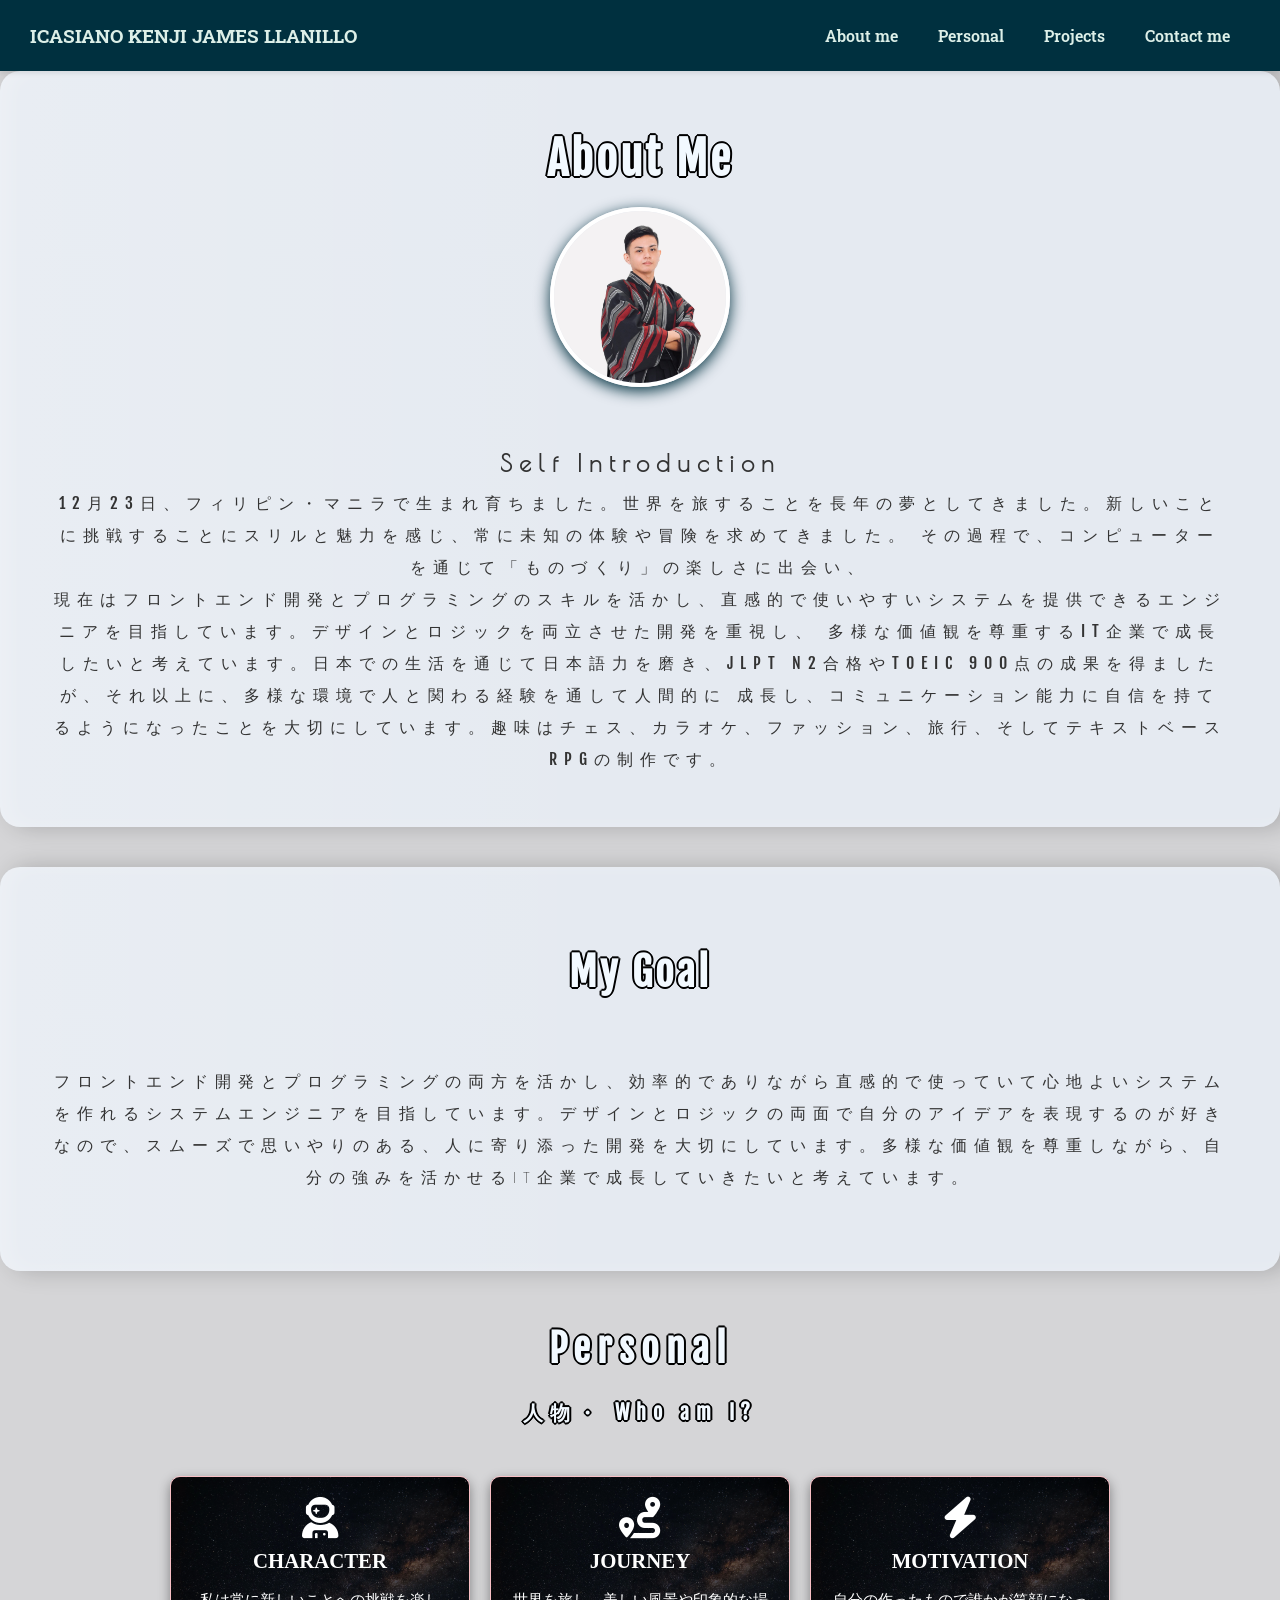
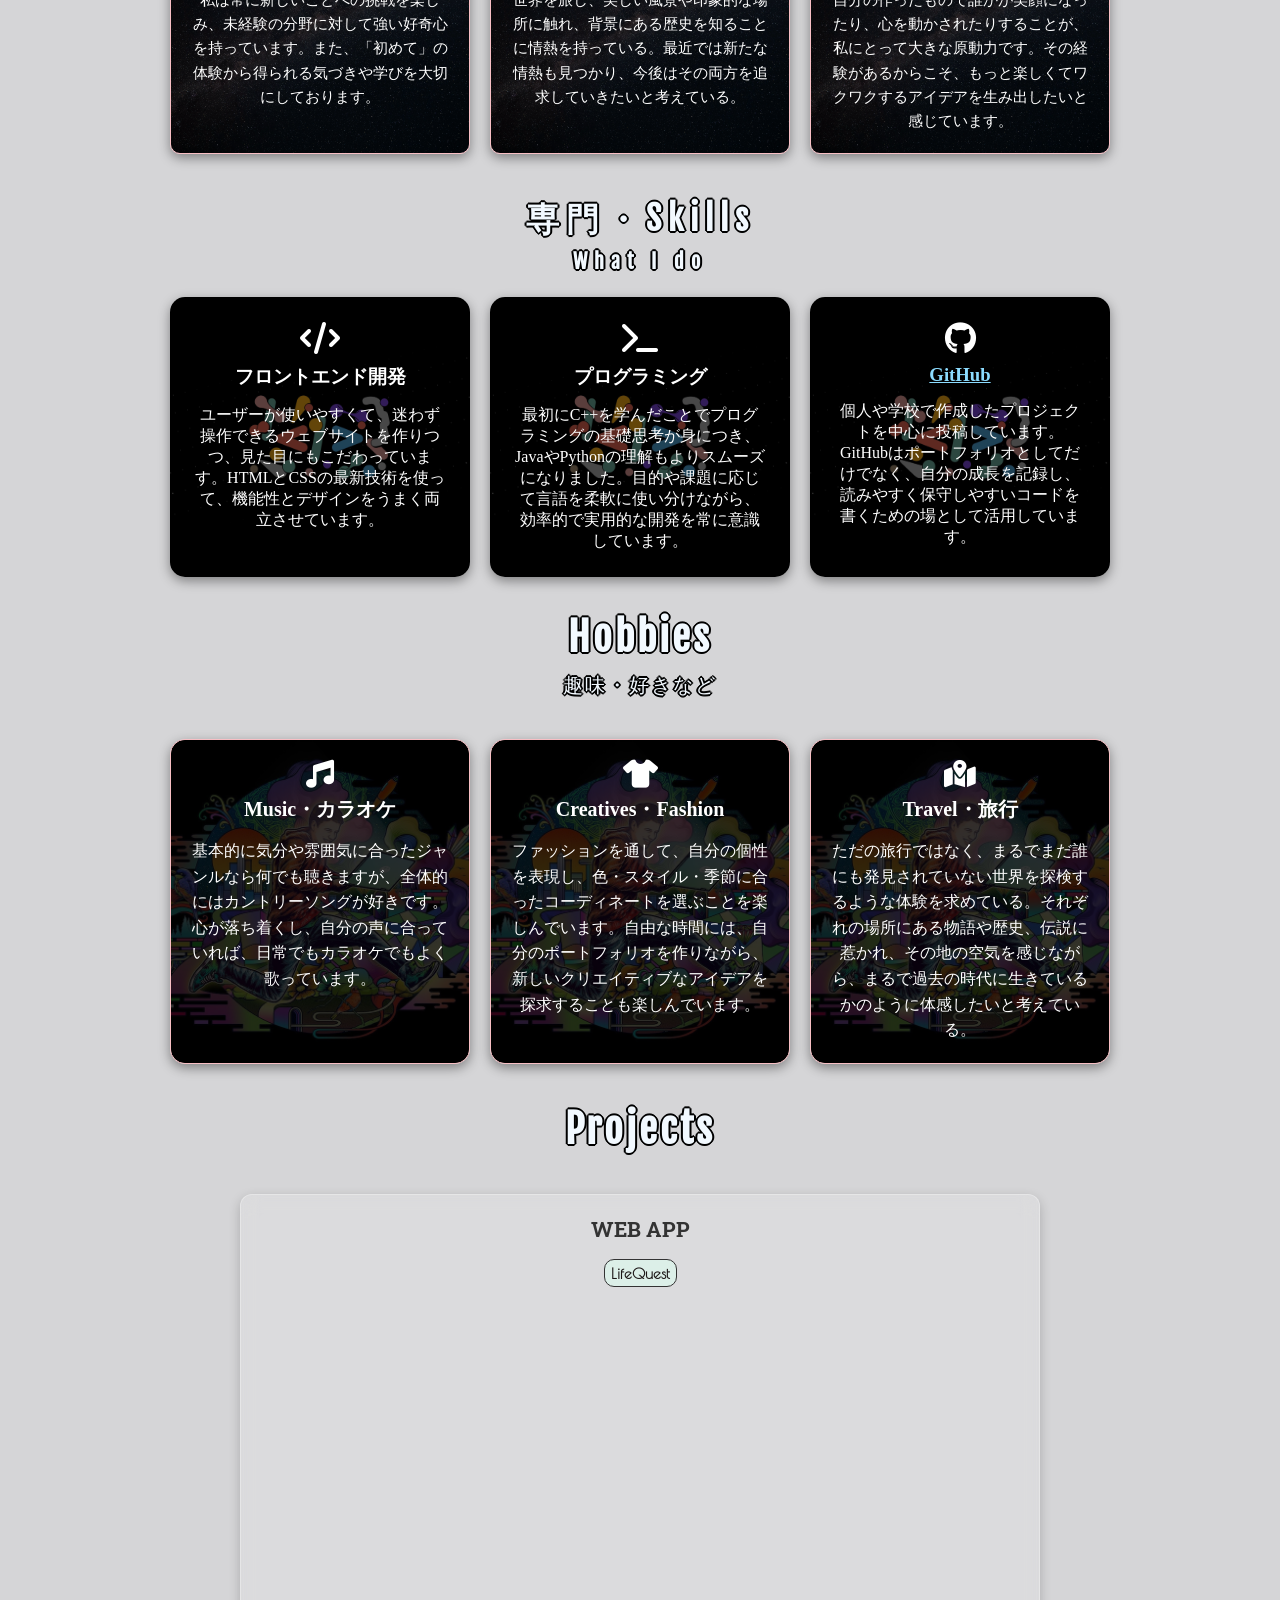
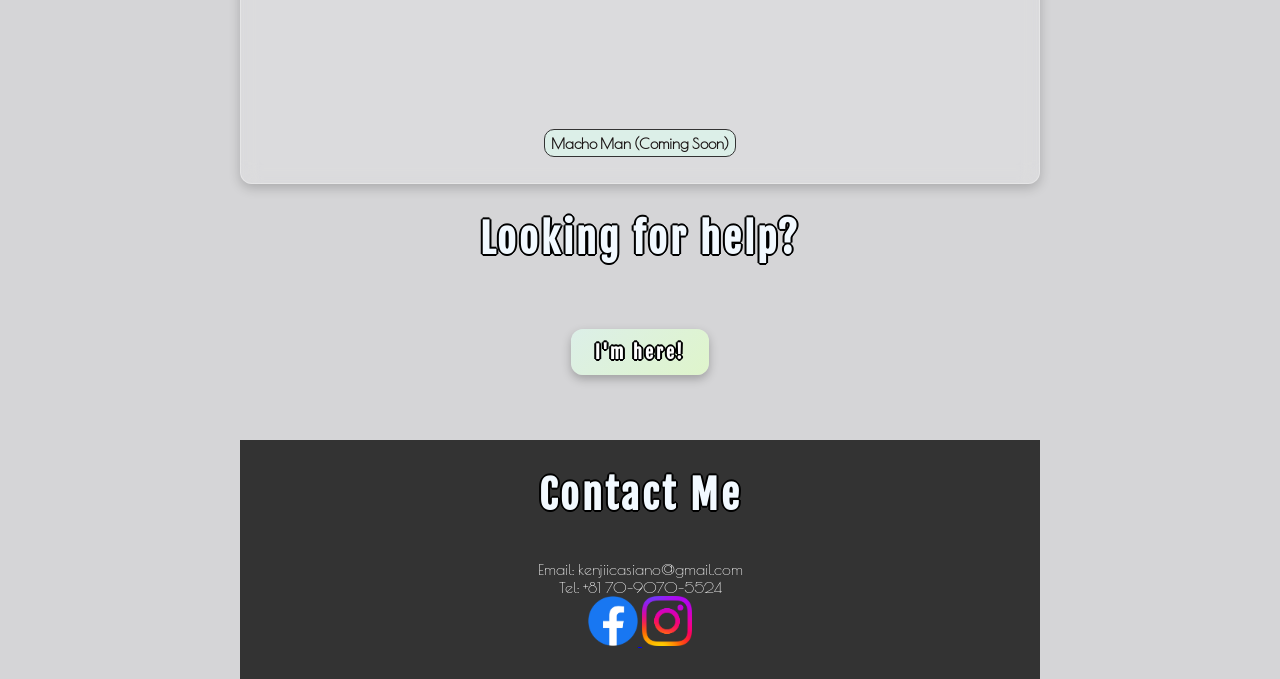
<file: index.html>
<!-- SE1B 2250539 Icasiano Kenji 2025/07/30  -->

<!DOCTYPE html>
<html lang="ja">
<head>
    <meta charset="UTF-8" />
    <meta name="viewport" content="width=device-width, initial-scale=1.0" />
    <link rel="stylesheet" href="Styles/portfolio.css" />
    <link href="https://fonts.googleapis.com/css2?family=Roboto+Slab&display=swap" rel="stylesheet" />
    <link href="https://fonts.googleapis.com/css2?family=Fjalla+One&display=swap" rel="stylesheet" />
    <link href="https://fonts.googleapis.com/css2?family=Poiret+One&display=swap" rel="stylesheet" />
    <link
      rel="stylesheet"
      href="https://cdnjs.cloudflare.com/ajax/libs/font-awesome/6.5.0/css/all.min.css"
    />
    <title>Kenji's Portfolio</title>
</head>

<body>
  <header class="top-bar">
    <h2><a href="#about" class="name-link">ICASIANO KENJI JAMES LLANILLO</a></h2>

    <nav class="menu">
      <span><a href="#about">About me</a></span>
      <span><a href="#profile">Personal</a></span>
      <span><a href="#works">Projects</a></span>
      <span><a href="#me">Contact me</a></span>
    </nav>
  </header>

  <section id="about" class="introbg">
    <div class="about-text">
      <h2>About Me</h2>
    </div>
    <div class="profile-pic">
      <img src="images/me.JPG" alt="Profile Photo" />
    </div>

    <div class="intro">
      <h2>Self Introduction</h2>
      <p>
        12月23日、フィリピン・マニラで生まれ育ちました。世界を旅することを長年の夢としてきました。新しいことに挑戦することにスリルと魅力を感じ、常に未知の体験や冒険を求めてきました。
        その過程で、コンピューターを通じて「ものづくり」の楽しさに出会い、<br>現在はフロントエンド開発とプログラミングのスキルを活かし、直感的で使いやすいシステムを提供できるエンジニアを目指しています。デザインとロジックを両立させた開発を重視し、
        多様な価値観を尊重するIT企業で成長したいと考えています。日本での生活を通じて日本語力を磨き、JLPT N2合格やTOEIC 900点の成果を得ましたが、それ以上に、多様な環境で人と関わる経験を通して人間的に
        成長し、コミュニケーション能力に自信を持てるようになったことを大切にしています。趣味はチェス、カラオケ、ファッション、旅行、そしてテキストベースRPGの制作です。
      </p>
    </div>
  </section>

  <div class="goals">
    <h1>My Goal</h1>
    <p>
      フロントエンド開発とプログラミングの両方を活かし、効率的でありながら直感的で使っていて心地よいシステムを作れるシステムエンジニアを目指しています。デザインとロジックの両面で自分のアイデアを表現するのが好きなので、スムーズで思いやりのある、人に寄り添った開発を大切にしています。多様な価値観を尊重しながら、自分の強みを活かせるIT企業で成長していきたいと考えています。
    </p>
  </div>

  <section id="profile">
    <div class="person">
      <h2>Personal</h2>
      <p><span style="font-size: 20px;">人物・ Who am I?</span></p>
    </div>

    <div class="char-container">
      <div class="char-card">
        <h3><i class="fas fa-user-astronaut"></i> CHARACTER</h3>
        <p>
          私は常に新しいことへの挑戦を楽しみ、未経験の分野に対して強い好奇心を持っています。また、「初めて」の体験から得られる気づきや学びを大切にしております。
        </p>
      </div>

      <div class="char-card">
        <h3><i class="fas fa-route"></i> JOURNEY</h3>
        <p>
          世界を旅し、美しい風景や印象的な場所に触れ、背景にある歴史を知ることに情熱を持っている。最近では新たな情熱も見つかり、今後はその両方を追求していきたいと考えている。
        </p>
      </div>

      <div class="char-card">
        <h3><i class="fas fa-bolt"></i> MOTIVATION</h3>
        <p>
          自分の作ったもので誰かが笑顔になったり、心を動かされたりすることが、私にとって大きな原動力です。その経験があるからこそ、もっと楽しくてワクワクするアイデアを生み出したいと感じています。
        </p>
      </div>
    </div>

    <div class="skills">
      <h2>専門・Skills</h2>
      <p><span style="font-size: 20px;">What I do</span></p>
    </div>

    <div class="skill-container">
      <div class="skill-card">
        <i class="fas fa-code skill-icon"></i>
        <h3>フロントエンド開発</h3>
        <p>
          ユーザーが使いやすくて、迷わず操作できるウェブサイトを作りつつ、見た目にもこだわっています。HTMLとCSSの最新技術を使って、機能性とデザインをうまく両立させています。
        </p>
      </div>

      <div class="skill-card">
        <i class="fas fa-terminal skill-icon"></i>
        <h3>プログラミング</h3>
        <p>
          最初にC++を学んだことでプログラミングの基礎思考が身につき、JavaやPythonの理解もよりスムーズになりました。目的や課題に応じて言語を柔軟に使い分けながら、効率的で実用的な開発を常に意識しています。
        </p>
      </div>

      <div class="skill-card">
        <i class="fab fa-github skill-icon"></i>
        <h3><a href="https://github.com/kenchad23?tab=projects" target="_blank">GitHub</a></h3>
        <p>
          個人や学校で作成したプロジェクトを中心に投稿しています。GitHubはポートフォリオとしてだけでなく、自分の成長を記録し、読みやすく保守しやすいコードを書くための場として活用しています。
        </p>
      </div>
    </div>

    <section id="hobbies">
    <section class="section-title-container">
        <h2 class="section-title">Hobbies</h2>
            <p><span style="font-size: 20px;">趣味・好きなど</span></p>
    </section>
      <div class="hobby-container">
        <div class="hobby-card">
          <h3><i class="fas fa-music"></i> Music・カラオケ</h3>
          <p>
            基本的に気分や雰囲気に合ったジャンルなら何でも聴きますが、全体的にはカントリーソングが好きです。心が落ち着くし、自分の声に合っていれば、日常でもカラオケでもよく歌っています。
          </p>
        </div>

        <div class="hobby-card">
          <h3><i class="fas fa-shirt"></i> Creatives・Fashion</h3>
          <p>
            ファッションを通して、自分の個性を表現し、色・スタイル・季節に合ったコーディネートを選ぶことを楽しんでいます。自由な時間には、自分のポートフォリオを作りながら、新しいクリエイティブなアイデアを探求することも楽しんでいます。
          </p>
        </div>

        <div class="hobby-card">
          <h3><i class="fas fa-map-marked-alt"></i> Travel・旅行</h3>
          <p>
            ただの旅行ではなく、まるでまだ誰にも発見されていない世界を探検するような体験を求めている。それぞれの場所にある物語や歴史、伝説に惹かれ、その地の空気を感じながら、まるで過去の時代に生きているかのように体感したいと考えている。
          </p>
        </div>
      </div>
    </section>
  </section>

  <section id="works" class="projects">
    <h2>Projects</h2>

    <div class="project-card java">
  <h3>WEB APP</h3>

  <div class="project-tags">
    <div class="project-title">LifeQuest</div>
  </div>

  <!-- YouTube Video -->
  <div class="project-video">
    <iframe 
      width="560" 
      height="315" 
      src="https://www.youtube.com/embed/CBwhjNCjT94"
      title="LifeQuest Demo"
      frameborder="0"
      allow="accelerometer; autoplay; clipboard-write; encrypted-media; gyroscope; picture-in-picture"
      allowfullscreen>
    </iframe>
  </div>

  <div class="project-tags">
    <div class="project-title">Macho Man (Coming Soon)</div>
  </div>
</div>

  <section id="me" class="help">
    <h2>Looking for help?</h2>
    <h2><a href="#">I'm here!</a></h2>
  </section>

  <footer>
    <section class="contact">
      <h2>Contact Me</h2>
      <p>Email: kenjiicasiano@gmail.com</p>
      <p>Tel: +81 70-9070-5524</p>
      <div class="socials">
        <a href="https://www.facebook.com/kenjiicasiano/" target="_blank">
          <img src="images/facebook.png" alt="facebook icon" width="50" height="50" />
        </a>
        <a href="https://www.instagram.com/_kenn.jii/" target="_blank">
          <img src="images/instagram.png" alt="instagram icon" width="50" height="50" />
        </a>
      </div>
    </section>
  </footer>
</body>
</html>
</file>
<file: Styles/portfolio.css>
/*<!-- SE1B 2250539 Icasiano Kenji 2025/6/011  -->*/

* {
  margin: 0;
  padding: 0;
  box-sizing: border-box;
}

html {
  scroll-behavior: smooth;
}

body {
  background-color: #d5d5d7; /* Change this to any color you want */
}

.name-link {
  text-decoration: none;
  color: #dcefe8;
  font-family: 'Roboto Slab', serif;
}

.top-bar {
  position: sticky;
  top: 0;
  display: flex;
  justify-content: space-between; /*name to the left, menu to the right */
  align-items: center;
  padding: 5px 30px;
  background-color: #00303f;
  box-shadow: 0 2px 5px rgba(0,0,0,0.1); /* subtle shadow */
  z-index: 1000;
}

.top-bar h2 {
  margin: 0;
  font-size: 1.2rem;
}

.menu {
  display: flex; /* make menu items horizontal */
}

.menu span {
  margin: 20px;
} 

.menu a {
  text-decoration: none; 
  color: #dcefe8;
  font-weight: 600;
  transition: color 0.3s ease;
  font-family: 'Roboto Slab', serif;
}


.profile-pic {
  text-align: center;
  margin-bottom: 30px; /* Space below the image */
  display: flex;
  justify-content: center;
  margin-top: 20px; /* optional: adjust spacing */
}

.profile-pic img {
  width: 180px;
  height: 180px;
  object-fit: cover;
  border-radius: 50%;
  border: 4px solid white; /* Optional */
  object-position: top; /* brings the face/upper body into view */
  box-shadow: 0 4px 15px #00303f; /* custom dark teal shadow */
}

.about-text {
  font-weight: bold;    
  font-family: 'Fjalla One', sans-serif;
  font-size: 30px;
  color: #f2f9ff;
  width: 80%;
  margin: 30px auto 0 auto;
  margin-bottom: 20px;
  text-align: center;
  letter-spacing: 3px;
  text-shadow:
    1px 1px 0 black,
   -1px 1px 0 black,
    1px -1px 0 black,
   -1px -1px 0 black,
    0 2px 0 black,
    2px 0 0 black,
   -2px 0 0 black,
    0 -2px 0 black;
}

.goals h1 {
  padding: 20px;
  margin: 30px auto auto;
  width: 80%;
  text-align: center;
  letter-spacing: 3px;
  font-weight: bold;    
  font-family: 'Fjalla One', sans-serif;
  font-size: 40px;
  color: #f2f9ff;
  text-shadow:
    1px 1px 0 black,
   -1px 1px 0 black,
    1px -1px 0 black,
   -1px -1px 0 black,
    0 2px 0 black,
    2px 0 0 black,
   -2px 0 0 black,
    0 -2px 0 black;
}

.goals {
  padding: 30px;
  background-color: #edf4ff; 
  background: linear-gradient(to right, rgba(255, 255, 255, 0.15), rgba(255, 255, 255, 0) 50%), #e5eaf1;
  box-shadow:
    inset 10px 0 20px rgba(255, 255, 255, 0.2),
    10px 0 25px rgba(0, 0, 0, 0.2);
  border-radius: 20px;
  margin-top: 40px;
  margin-bottom: 40px;
}

.goals p {
  padding: 40px 20px;
  text-align: center;
  font-size: 1rem;
  letter-spacing: 7px;
  line-height: 2;
  font-family: 'Poiret One', sans-serif;
  margin: 8px 0;
  color: #333;
  display: inline-block;
}

.introbg {
  padding: 30px;
  background-color: #1a1a1a; 
  background: linear-gradient(to right, rgba(255, 255, 255, 0.15), rgba(255, 255, 255, 0) 50%), #e5eaf1;
  box-shadow:
    inset 10px 0 20px rgba(255, 255, 255, 0.2),
    10px 0 25px rgba(0, 0, 0, 0.2);
  border-radius: 20px;
  margin-bottom: 40px;
}

.intro {
  padding: 20px;
  text-align: center;
  font-size: 1rem;
  letter-spacing: 7px;
  line-height: 2;
  font-family: 'Poiret One', sans-serif;
  margin: 2px 0;
  color: #333;
  display: inline-block;   
}

.intro p {
  font-family: 'Fjalla One', sans-serif;
}

.person {
  text-align: center;
  font-family: 'Fjalla One', sans-serif;
  letter-spacing: 7px;
  line-height: 2;
  color: #f2f9ff;
  font-size: 25px;
  font-weight: bold; 
  text-shadow:
    1px 1px 0 black,
   -1px 1px 0 black,
    1px -1px 0 black,
   -1px -1px 0 black,
    0 2px 0 black,
    2px 0 0 black,
   -2px 0 0 black,
    0 -2px 0 black;
}

.char-container {
  display: flex;
  justify-content: center;
  gap: 20px;
  flex-wrap: wrap; /* makes it responsive */
  margin: 40px auto;
  max-width: 1200px;
}

.char-card {
  position: relative;
  background-image: url('../images/space.jpg');
  background-size: cover;
  background-repeat: no-repeat;
  background-position: center;
  border-radius: 10px;
  padding: 20px;
  width: 300px;
  box-shadow: 0 4px 12px rgba(0, 0, 0, 0.4);
  text-align: center;
  border: 1px solid #f8bfc4;
  overflow: hidden; /* required for overlay */
}

.char-card::before {
  content: "";
  position: absolute;
  inset: 0;
  background-color: rgba(0, 0, 0, 0.6); /* dark overlay */
  border-radius: 10px;
  z-index: 0;
}

.char-card * {
  position: relative;
  z-index: 1;
  color: #fff; /* text remains readable */
}

.char-card:hover {
  animation: bounce 0.5s ease;
}

@keyframes bounce {
  0%, 100% {
    transform: translateY(0);
  }
  50% {
    transform: translateY(-15px);
  }
}

.char-card h3 {
  font-size: 1.3em;
  color: #ffffff;
  margin-bottom: 15px;
}

.char-card h3 i {
  display: block;
  font-size: 2em;
  margin-bottom: 10px;
  color: #ffffff;
}

.char-card p {
  font-size: 0.95em;
  line-height: 1.6;
  color: #ffffff;
}

.skills  {
  text-align: center;
  font-family: 'Fjalla One', sans-serif;
  letter-spacing: 7px;
  line-height: 1.5;
  color: #f2f9ff;
  font-size: 22px;
  font-weight: bold; 
  text-shadow:
    1px 1px 0 black,
   -1px 1px 0 black,
    1px -1px 0 black,
   -1px -1px 0 black,
    0 2px 0 black,
    2px 0 0 black,
   -2px 0 0 black,
    0 -2px 0 black;    
}

.skill-card h3 i {
  margin-right: 8px;
}

.skill-container {
  display: flex;
  justify-content: center;
  flex-wrap: wrap;
  gap: 20px;
  padding: 20px;
}

.skill-card {
  position: relative;
  width: 300px;
  padding: 20px;
  border-radius: 15px;
  border: 5px solid transparent;
  background-image: url('../images/code.jpg');
  background-size: cover;
  background-position: center;
  box-shadow: 0 4px 12px rgba(0, 0, 0, 0.4);
  overflow: hidden;
  transition: transform 0.3s ease;
  text-align: center;
  margin-bottom: 15px;
}

.skill-card p {
  margin-top: 15px; /* Or use both top and bottom if needed */
}

.skill-icon {
  display: inline-block;
  font-size: 2rem;
  margin-bottom: 10px;
  color: #fff;
}

/* dark overlay on content */
.skill-card::before {
  content: "";
  position: absolute;
  inset: 0;
  background-color: rgba(0, 0, 0, 0.6);
  border-radius: 10px;
  z-index: 0;
}

.skill-card * {
  position: relative;
  z-index: 1;
  color: #fff;
}

.skill-card a {
  color: #8cdcff;
  text-decoration: underline;
}

.skill-card:hover {
  animation: bounce 0.6s;
}

@keyframes bounce {
  0%   { transform: translateY(0); }
  30%  { transform: translateY(-10px); }
  60%  { transform: translateY(5px); }
  100% { transform: translateY(0); }
}

.hobby-container {
  display: flex;
  flex-wrap: wrap;
  gap: 20px;
  justify-content: center;
  margin-top: 40px;
}

.hobby-card {
  position: relative;
  width: 300px;
  padding: 20px;
  border-radius: 15px;
  background-image: url('../images/life2.jpg');
  background-size: cover;
  background-position: center;
  box-shadow: 0 4px 12px rgba(0, 0, 0, 0.4);
  overflow: hidden;
  border: 1px solid #f8bfc4;
  transition: transform 0.3s ease;
  text-align: center;
}

.section-title {
  text-align: center;
  font-family: 'Fjalla One', sans-serif;
  font-size: 2.5rem;
  color: #f2f9ff;
  letter-spacing: 3px;
  margin-bottom: 10px; /* space below the h1 */
  text-shadow:
    1px 1px 0 black,
   -1px 1px 0 black,
    1px -1px 0 black,
   -1px -1px 0 black,
    0 2px 0 black,
    2px 0 0 black,
   -2px 0 0 black,
    0 -2px 0 black;
}

.section-title + p {
  text-align: center;
  font-family: 'Fjalla One', sans-serif;
  font-size: 1.2rem;  /* adjust to your liking */
  color: #f2f9ff;
  letter-spacing: 2px;
  margin-top: 0; /* no extra space above */
  text-shadow:
    1px 1px 0 black,
   -1px 1px 0 black,
    1px -1px 0 black,
   -1px -1px 0 black,
    0 2px 0 black,
    2px 0 0 black,
   -2px 0 0 black,
    0 -2px 0 black;
}

.hobby-card::before {
  content: "";
  position: absolute;
  inset: 0;
  background-color: rgba(0, 0, 0, 0.8);
  border-radius: 15px;
  z-index: 0;
}

.hobby-card * {
  position: relative;
  z-index: 1;
  color: #fff;
}

.hobby-card h3 {
  font-size: 20px;
  margin-bottom: 15px;
}

.hobby-card i {
  display: block;
  font-size: 28px;
  margin-bottom: 8px;
  color: #fff;
}

.hobby-card p {
  line-height: 1.6;
}

.hobby-card:hover {
  transform: translateY(-10px);
}

.projects {
  max-width: 800px;
  width: 90%;
  margin: 0 auto;
  text-align: center;
  font-family: 'Poiret One', sans-serif;
  margin-top: 40px;
}

.projects h2 {
  text-align: center;
  font-size: 2.5rem;
  margin-bottom: 40px;
  font-family: 'Fjalla One', sans-serif;
  color: #f2f9ff;
  letter-spacing: 3px;
  text-shadow:
    1px 1px 0 black,
   -1px 1px 0 black,
    1px -1px 0 black,
   -1px -1px 0 black,
    0 2px 0 black,
    2px 0 0 black,
   -2px 0 0 black,
    0 -2px 0 black;
}

.project-card {
  text-align: center;
  background: rgba(255, 255, 255, 0.15); /* translucent white */
  backdrop-filter: blur(10px); /* glass effect */
  -webkit-backdrop-filter: blur(10px); /* Safari support */
  border-radius: 12px;
  padding: 20px;
  margin-bottom: 30px;
  box-shadow: 0 4px 12px rgba(0, 0, 0, 0.2);
  border: 1px solid rgba(255, 255, 255, 0.3);
  transition: transform 0.3s ease, box-shadow 0.3s ease;
}

.project-card h3 {
  text-align: center;
  margin-top: 0;
  color: #333333;
  font-size: 1.3rem;
  font-family: 'Roboto Slab', serif;
}

.project-title {
  padding: 4px 6px;
  text-align: center;
  font-size: 0.95rem;
  margin: 6px 5px;
  color: #1C1616; /* darker text color for contrast */
  background-color: #dcefe8; 
  border: 1px solid #333333; /* color border */
  border-radius: 10px;
  display: inline-block;
  font-weight: bold;
}

.project-tags {
  text-align: center; /* centers the inline-block children */
  margin-top: 10px;
}

.project-title:hover {
  background-color: #DFF5CB;  
  color: #333333;
}

.help {
  color: #f2f9ff;
  text-align: center;
  letter-spacing: 3px;
  text-decoration: none;
  text-shadow:
    1px 1px 0 black,
   -1px 1px 0 black,
    1px -1px 0 black,
   -1px -1px 0 black,
    0 2px 0 black,
    2px 0 0 black,
   -2px 0 0 black,
    0 -2px 0 black;
}

.contact {
  text-align: center;
}

.help h2 a {
  display: inline-block;
  padding: 12px 24px;
  font-size: 1.1rem;
  font-weight: bold;
  color: #fff;
  background: linear-gradient(135deg, #dcefe8, #DFF5CB); /* blue to teal gradient */
  border: none;
  border-radius: 12px;
  text-decoration: none;
  box-shadow: 0 4px 10px rgba(0, 0, 0, 0.25);
  transition: all 0.3s ease;
  margin-top: 25px;
  margin-bottom: 25px;
}

.help h2 a:hover {
  background: linear-gradient(135deg, #dcefe8, #009fa3);
  transform: scale(1.05);
  box-shadow: 0 6px 15px rgba(0, 0, 0, 0.3);
}

footer {
  background-color: #333;
  color: white;
  padding: 30px 0;
  text-align: center;
  width: 100%;
}


.project-video {
  margin-top: 20px;
  display: flex;
  justify-content: center;
}

.project-video iframe {
  width: 100%;
  max-width: 700px;
  height: 400px;
  border-radius: 10px;
}
</file>
